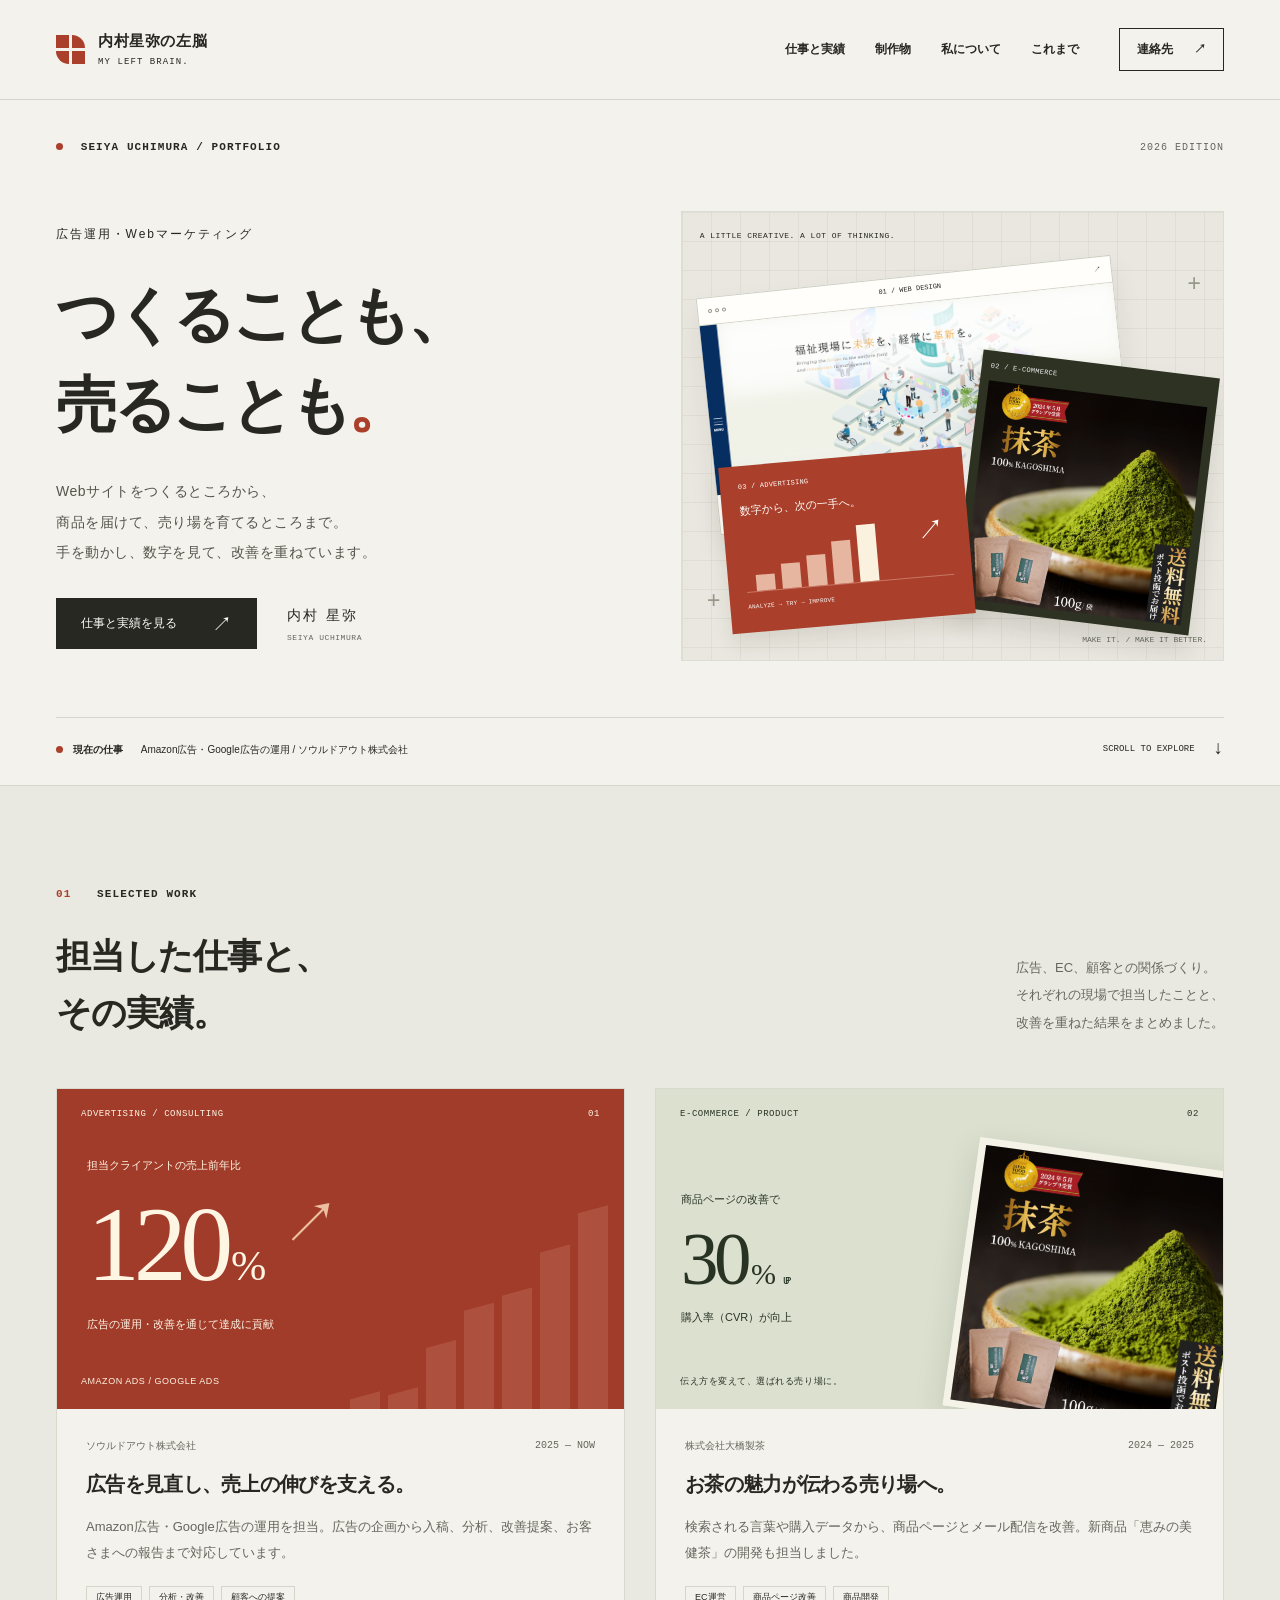
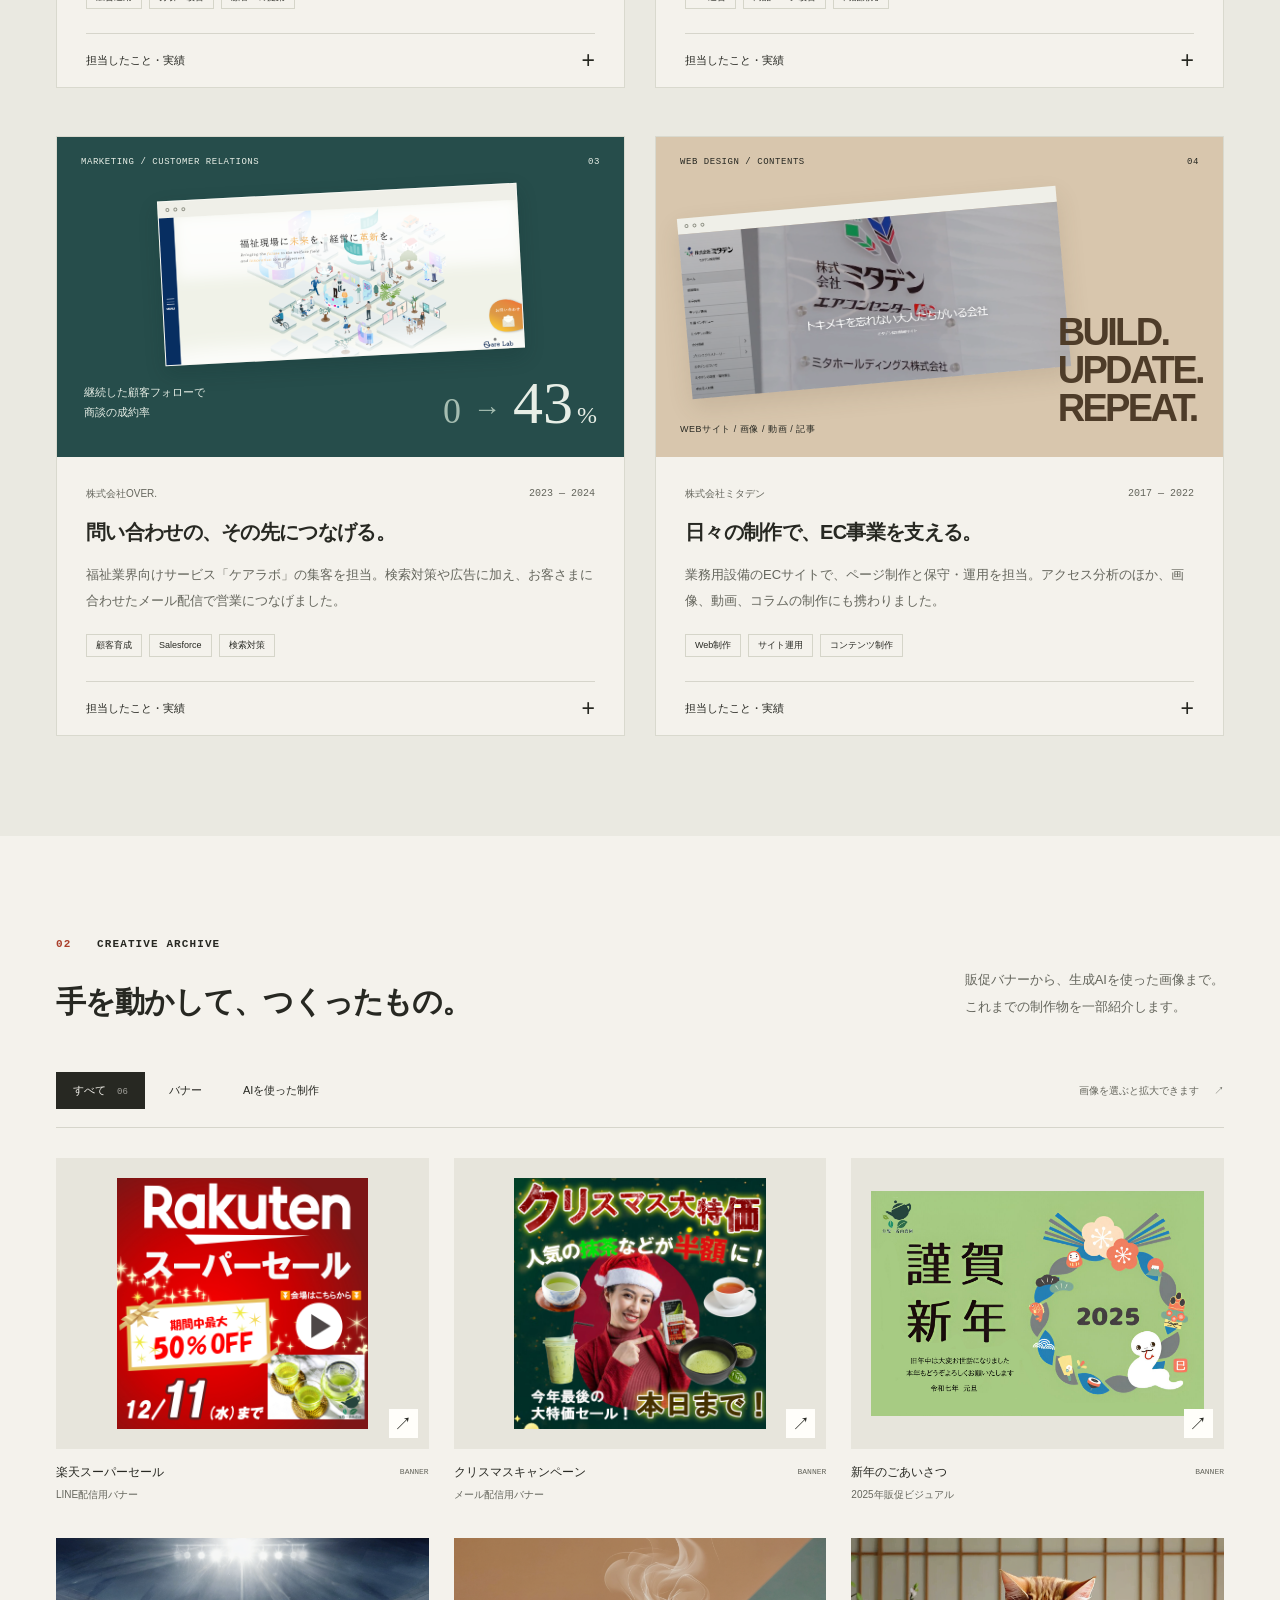
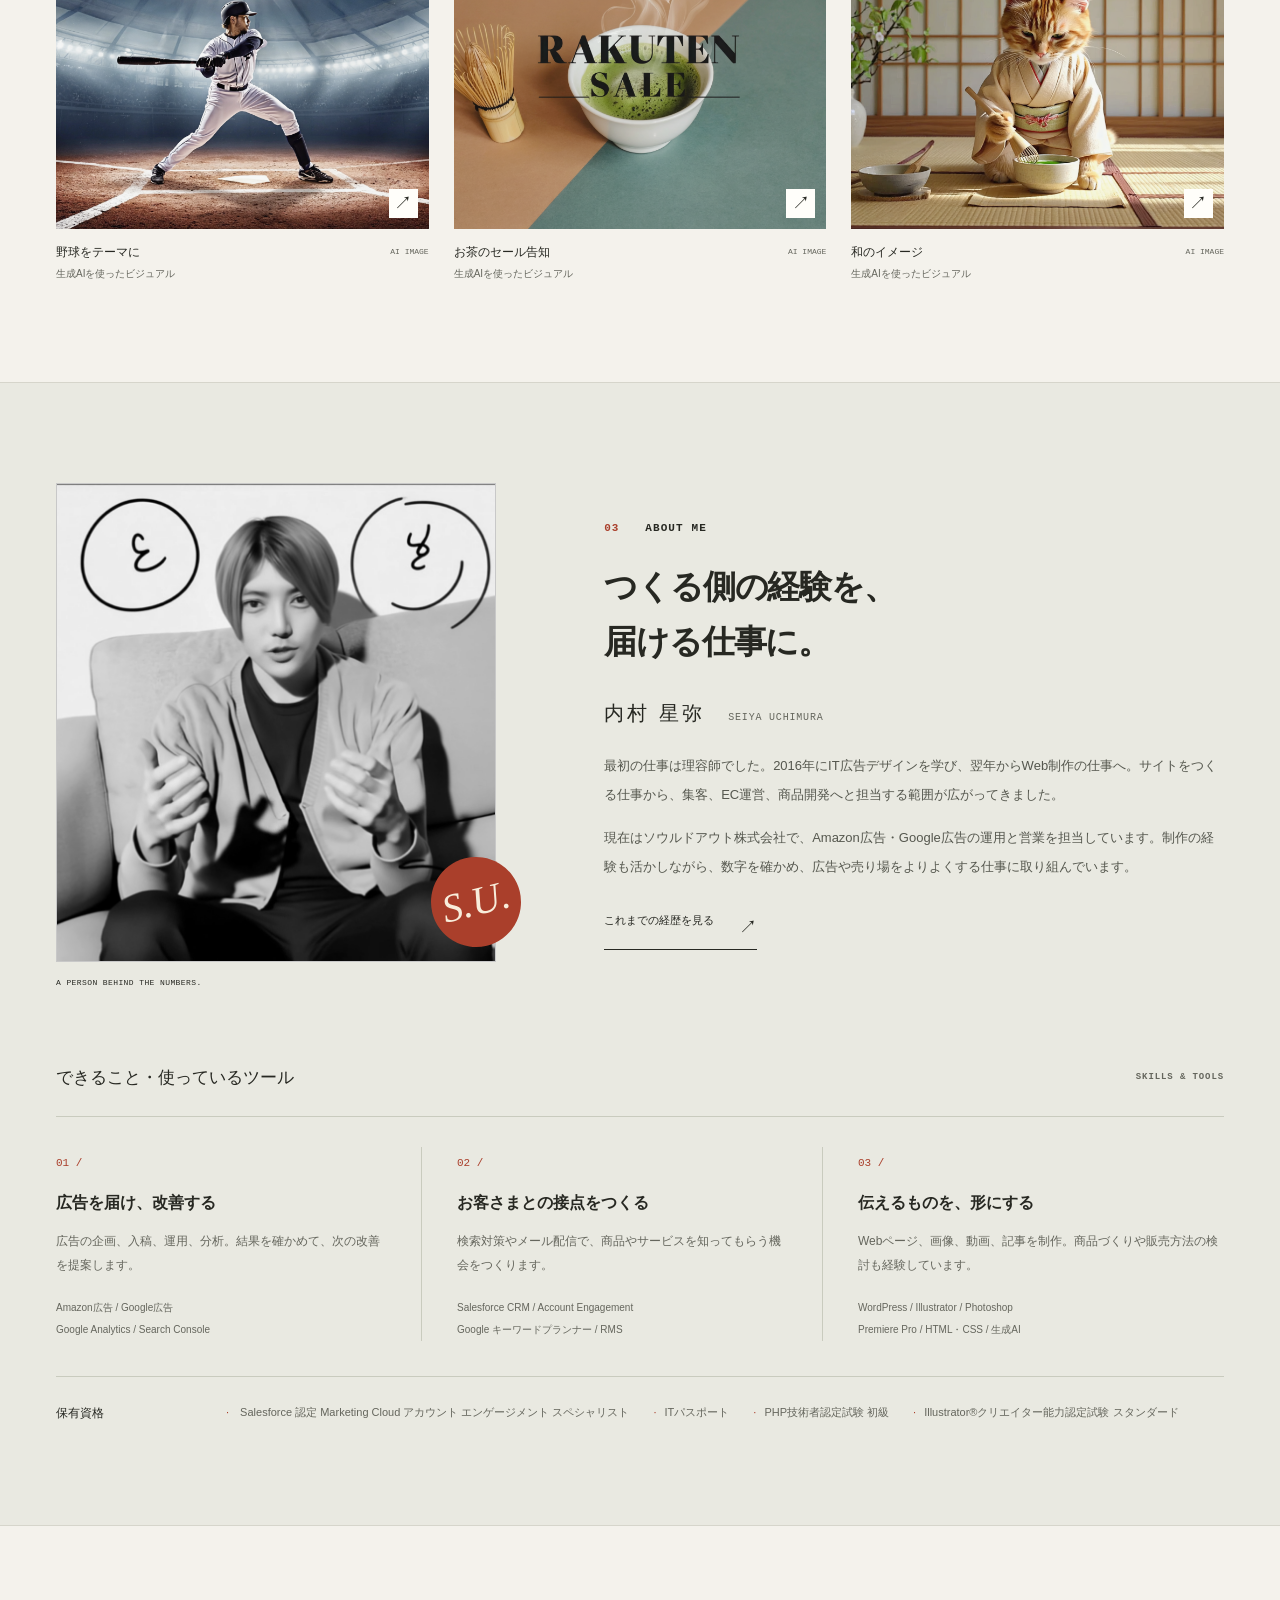
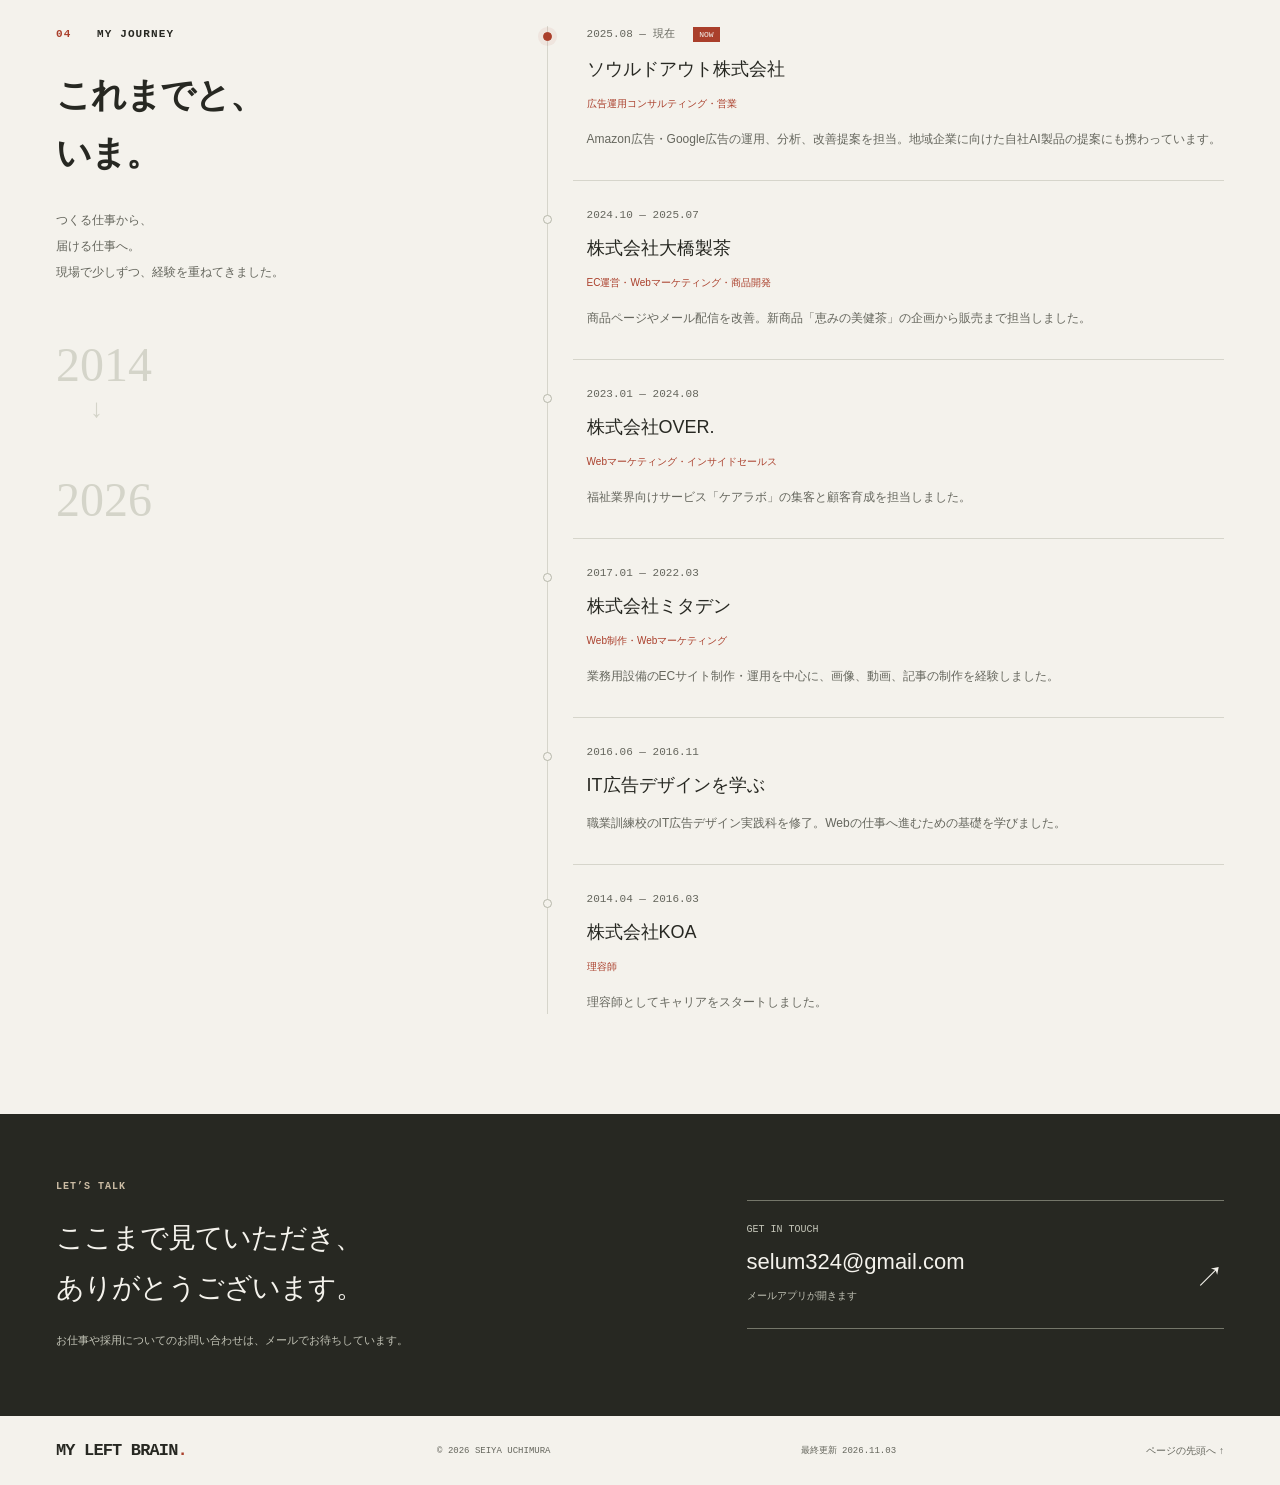
<file: index.html>
<!doctype html>
<html lang="ja">
  <head>
    <meta charset="UTF-8" />
    <meta name="viewport" content="width=device-width, initial-scale=1" />
    <meta
      name="google-site-verification"
      content="MJXux5KA7sxXPzVAfUgo25WZaabigM0VlkFsy8UiKfc"
    />
    <meta
      name="description"
      content="内村星弥のポートフォリオ。Amazon・Google広告の運用を中心に、Web制作、EC運営、商品開発、顧客育成に携わってきた経験と制作物を紹介します。"
    />
    <meta name="theme-color" content="#f4f2ec" />
    <meta property="og:type" content="website" />
    <meta
      property="og:title"
      content="内村星弥の左脳 — 広告運用・Webマーケティング"
    />
    <meta
      property="og:description"
      content="つくることも、売ることも。Web制作からEC運営、広告運用まで。内村星弥の仕事とこれまで。"
    />
    <meta
      property="og:url"
      content="https://selum324.github.io/my-left-brain/"
    />
    <meta property="og:locale" content="ja_JP" />
    <title>内村星弥の左脳 — 広告運用・Webマーケティング</title>
    <link rel="icon" href="assets/favicon.svg" type="image/svg+xml" />
    <link rel="stylesheet" href="assets/style.css" />
    <script src="assets/site.js" defer></script>
  </head>
  <body>
    <a class="skip-link" href="#main">本文へスキップ</a>
    <header class="site-header">
      <a class="brand" href="#top" aria-label="内村星弥の左脳 トップへ"
        ><span class="brand-mark" aria-hidden="true"
          ><i></i><i></i><i></i><i></i></span
        ><span>内村星弥の左脳<small>MY LEFT BRAIN.</small></span></a
      >
      <button
        class="menu-toggle"
        id="menu-toggle"
        type="button"
        aria-controls="site-nav"
        aria-expanded="false"
      >
        <span>メニュー</span><i aria-hidden="true"></i>
      </button>
      <nav class="site-nav" id="site-nav" aria-label="メインナビゲーション">
        <a href="#work">仕事と実績</a><a href="#creative">制作物</a
        ><a href="#about">私について</a><a href="#career">これまで</a
        ><a class="nav-contact" href="#contact"
          >連絡先 <span aria-hidden="true">↗</span></a
        >
      </nav>
    </header>
    <main id="main">
      <section class="hero wrap" id="top" aria-labelledby="hero-title">
        <div class="hero-topline">
          <span class="eyebrow"
            ><span class="live-dot"></span> SEIYA UCHIMURA / PORTFOLIO</span
          ><span class="edition">2026 EDITION</span>
        </div>
        <div class="hero-grid">
          <div class="hero-copy">
            <p class="hero-role">広告運用・Webマーケティング</p>
            <h1 id="hero-title">
              つくることも、<br />売ることも<span class="accent">。</span>
            </h1>
            <p class="hero-description">
              Webサイトをつくるところから、<br />商品を届けて、売り場を育てるところまで。<br />手を動かし、数字を見て、改善を重ねています。
            </p>
            <div class="hero-actions">
              <a class="button button-dark" href="#work"
                >仕事と実績を見る <span aria-hidden="true">↗</span></a
              ><span class="hero-name"
                >内村 星弥<small>SEIYA UCHIMURA</small></span
              >
            </div>
          </div>
          <div
            class="hero-visual"
            aria-label="Web制作、EC運営、広告運用の仕事を表すビジュアル"
          >
            <span class="visual-caption"
              >A LITTLE CREATIVE. A LOT OF THINKING.</span
            >
            <div class="orbit orbit-one" aria-hidden="true"></div>
            <div class="orbit orbit-two" aria-hidden="true"></div>
            <div class="visual-cross cross-one" aria-hidden="true">+</div>
            <div class="visual-cross cross-two" aria-hidden="true">+</div>
            <div class="visual-window">
              <div class="window-bar">
                <span><i></i><i></i><i></i></span><span>01 / WEB DESIGN</span
                ><span>↗</span>
              </div>
              <img
                src="img/carelabo.png"
                alt="制作に携わったケアラボのWebサイト"
                width="1896"
                height="779"
                fetchpriority="high"
              />
              <div class="window-footer">人に伝わる、見せ方を。</div>
            </div>
            <div class="visual-product">
              <span class="product-label">02 / E-COMMERCE</span
              ><img
                src="img/matcha.png"
                alt="改善に携わったお茶の商品ページ"
                width="703"
                height="686"
                fetchpriority="high"
              />
            </div>
            <div class="visual-note">
              <span class="note-label">03 / ADVERTISING</span
              ><span class="note-line">数字から、次の一手へ。</span>
              <div class="note-chart" aria-hidden="true">
                <i></i><i></i><i></i><i></i><i></i><span>↗</span>
              </div>
              <span class="note-bottom">ANALYZE → TRY → IMPROVE</span>
            </div>
            <span class="visual-index">MAKE IT. / MAKE IT BETTER.</span>
          </div>
        </div>
        <div class="hero-bottom">
          <p>
            <span class="live-dot"></span
            ><span
              ><b>現在の仕事</b> Amazon広告・Google広告の運用 /
              ソウルドアウト株式会社</span
            >
          </p>
          <a href="#work" class="scroll-link"
            >SCROLL TO EXPLORE <span aria-hidden="true">↓</span></a
          >
        </div>
      </section>

      <section
        class="section work-section"
        id="work"
        aria-labelledby="work-title"
      >
        <div class="wrap">
          <div class="section-heading">
            <div>
              <p class="eyebrow">
                <span class="section-number">01</span> SELECTED WORK
              </p>
              <h2 id="work-title">担当した仕事と、<br />その実績。</h2>
            </div>
            <p class="section-intro">
              広告、EC、顧客との関係づくり。<br />それぞれの現場で担当したことと、<br />改善を重ねた結果をまとめました。
            </p>
          </div>
          <div class="work-grid">
            <article class="work-card" id="work-advertising">
              <div class="work-cover cover-ad">
                <div class="cover-top">
                  <span>ADVERTISING / CONSULTING</span><span>01</span>
                </div>
                <div class="ad-metric">
                  <span>担当クライアントの売上前年比</span
                  ><strong
                    >120<em>%</em><span aria-hidden="true">↗</span></strong
                  ><span>広告の運用・改善を通じて達成に貢献</span>
                </div>
                <div class="ad-bars" aria-hidden="true">
                  <i></i><i></i><i></i><i></i><i></i><i></i><i></i><i></i>
                </div>
                <span class="cover-foot">AMAZON ADS / GOOGLE ADS</span>
              </div>
              <div class="work-body">
                <div class="work-meta">
                  <span>ソウルドアウト株式会社</span><span>2025 — NOW</span>
                </div>
                <h3>広告を見直し、売上の伸びを支える。</h3>
                <p>
                  Amazon広告・Google広告の運用を担当。広告の企画から入稿、分析、改善提案、お客さまへの報告まで対応しています。
                </p>
                <div class="tags">
                  <span>広告運用</span><span>分析・改善</span
                  ><span>顧客への提案</span>
                </div>
                <details class="work-detail">
                  <summary>
                    担当したこと・実績 <span aria-hidden="true">+</span>
                  </summary>
                  <div>
                    <h4>担当したこと</h4>
                    <p>
                      月100万〜1,000万円規模の広告予算を扱い、データをもとに配信を見直しています。地域企業に向けて、自社AI製品を使った業務改善の提案も担当しています。
                    </p>
                    <h4>結果</h4>
                    <p>
                      担当クライアントの売上前年比120％の達成に貢献しました。
                    </p>
                  </div>
                </details>
              </div>
            </article>
            <article class="work-card" id="work-ec">
              <div class="work-cover cover-tea">
                <div class="cover-top">
                  <span>E-COMMERCE / PRODUCT</span><span>02</span>
                </div>
                <div class="tea-text">
                  <span>商品ページの改善で</span
                  ><strong>30<em>%</em><small>UP</small></strong
                  ><span>購入率（CVR）が向上</span>
                </div>
                <img
                  class="tea-image"
                  src="img/matcha.png"
                  alt="株式会社大橋製茶の抹茶の商品ページ"
                  width="703"
                  height="686"
                  loading="lazy"
                /><span class="cover-foot"
                  >伝え方を変えて、選ばれる売り場に。</span
                >
              </div>
              <div class="work-body">
                <div class="work-meta">
                  <span>株式会社大橋製茶</span><span>2024 — 2025</span>
                </div>
                <h3>お茶の魅力が伝わる売り場へ。</h3>
                <p>
                  検索される言葉や購入データから、商品ページとメール配信を改善。新商品「恵みの美健茶」の開発も担当しました。
                </p>
                <div class="tags">
                  <span>EC運営</span><span>商品ページ改善</span
                  ><span>商品開発</span>
                </div>
                <details class="work-detail">
                  <summary>
                    担当したこと・実績 <span aria-hidden="true">+</span>
                  </summary>
                  <div>
                    <h4>担当したこと</h4>
                    <p>
                      デザイナーや加工担当者と協力し、ページの構成や見せ方を比較しながら改善。新商品の市場調査、名前、パッケージ、PR、販売方法まで担当しました。
                    </p>
                    <h4>結果</h4>
                    <p>
                      商品ページの改善で購入率（CVR）が30％向上。楽天市場のお茶部門ランキングで1位を獲得しました。新商品はふるさと納税の返礼品としても出品しました。
                    </p>
                    <p class="detail-note">
                      ※30％は購入率の改善率です。掲載画像は当時の商品ページの一例です。
                    </p>
                  </div>
                </details>
              </div>
            </article>
            <article class="work-card" id="work-crm">
              <div class="work-cover cover-care">
                <div class="cover-top">
                  <span>MARKETING / CUSTOMER RELATIONS</span><span>03</span>
                </div>
                <div class="care-browser">
                  <div class="mini-browser-bar"><i></i><i></i><i></i></div>
                  <img
                    src="img/carelabo.png"
                    alt="福祉業界向けサービス「ケアラボ」のWebサイト"
                    width="1896"
                    height="779"
                    loading="lazy"
                  />
                </div>
                <div class="care-result">
                  <span>継続した顧客フォローで<br />商談の成約率</span
                  ><strong
                    ><small>0</small><span aria-hidden="true">→</span>43<em
                      >%</em
                    ></strong
                  >
                </div>
              </div>
              <div class="work-body">
                <div class="work-meta">
                  <span>株式会社OVER.</span><span>2023 — 2024</span>
                </div>
                <h3>問い合わせの、その先につなげる。</h3>
                <p>
                  福祉業界向けサービス「ケアラボ」の集客を担当。検索対策や広告に加え、お客さまに合わせたメール配信で営業につなげました。
                </p>
                <div class="tags">
                  <span>顧客育成</span><span>Salesforce</span
                  ><span>検索対策</span>
                </div>
                <details class="work-detail">
                  <summary>
                    担当したこと・実績 <span aria-hidden="true">+</span>
                  </summary>
                  <div>
                    <h4>担当したこと</h4>
                    <p>
                      Salesforce
                      CRMとメール配信などを自動化するMAツールを使い、見込み客を継続してフォロー。検索動向に合わせた記事の改善や、リスティング広告も担当しました。
                    </p>
                    <h4>結果</h4>
                    <p>
                      商談の成約率が0％から43％に向上。「ケアラボ」「DX
                      福祉」「福祉
                      AI」などで、検索結果1位や上位表示を獲得しました。
                    </p>
                  </div>
                </details>
              </div>
            </article>
            <article class="work-card" id="work-web">
              <div class="work-cover cover-web">
                <div class="cover-top">
                  <span>WEB DESIGN / CONTENTS</span><span>04</span>
                </div>
                <div class="web-browser">
                  <div class="mini-browser-bar"><i></i><i></i><i></i></div>
                  <img
                    src="img/saiyou.png"
                    alt="制作に携わったミタデンの採用サイト"
                    width="1688"
                    height="734"
                    loading="lazy"
                  />
                </div>
                <span class="web-type">BUILD.<br />UPDATE.<br />REPEAT.</span
                ><span class="cover-foot">WEBサイト / 画像 / 動画 / 記事</span>
              </div>
              <div class="work-body">
                <div class="work-meta">
                  <span>株式会社ミタデン</span><span>2017 — 2022</span>
                </div>
                <h3>日々の制作で、EC事業を支える。</h3>
                <p>
                  業務用設備のECサイトで、ページ制作と保守・運用を担当。アクセス分析のほか、画像、動画、コラムの制作にも携わりました。
                </p>
                <div class="tags">
                  <span>Web制作</span><span>サイト運用</span
                  ><span>コンテンツ制作</span>
                </div>
                <details class="work-detail">
                  <summary>
                    担当したこと・実績 <span aria-hidden="true">+</span>
                  </summary>
                  <div>
                    <h4>担当したこと</h4>
                    <p>
                      「エアコンセンターAC」「ミタデンセツビ」のサイトを制作・運用。WordPressや手書きのコードでページをつくり、アクセス解析をもとに使いやすさを改善しました。
                    </p>
                    <h4>結果</h4>
                    <p>
                      年間売上60億円を達成した「エアコンセンターAC」に、サイト制作・運用を通じて貢献。新規事業「ミタデンセツビ」の立ち上げにも携わり、事業は初年度売上4,000万円を達成しました。
                    </p>
                    <p class="detail-note">
                      ※売上は各事業全体の実績です。掲載画像は制作に携わった採用サイトです。
                    </p>
                  </div>
                </details>
              </div>
            </article>
          </div>
        </div>
      </section>

      <section
        class="section creative-section"
        id="creative"
        aria-labelledby="creative-title"
      >
        <div class="wrap">
          <div class="section-heading compact">
            <div>
              <p class="eyebrow">
                <span class="section-number">02</span> CREATIVE ARCHIVE
              </p>
              <h2 id="creative-title">手を動かして、つくったもの。</h2>
            </div>
            <p class="section-intro">
              販促バナーから、生成AIを使った画像まで。<br />これまでの制作物を一部紹介します。
            </p>
          </div>
          <div class="gallery-toolbar">
            <div
              class="gallery-filters"
              role="group"
              aria-label="制作物を絞り込む"
            >
              <button type="button" data-filter="all" aria-pressed="true">
                すべて <small>06</small></button
              ><button type="button" data-filter="banner" aria-pressed="false">
                バナー</button
              ><button type="button" data-filter="ai" aria-pressed="false">
                AIを使った制作
              </button>
            </div>
            <span class="gallery-hint"
              >画像を選ぶと拡大できます <span aria-hidden="true">↗</span></span
            >
          </div>
          <p
            class="sr-only"
            id="gallery-status"
            role="status"
            aria-live="polite"
          ></p>
          <div class="gallery-grid">
            <button
              type="button"
              class="gallery-item"
              data-category="banner"
              data-lightbox
              data-full="img/デザイン/楽天スーパーセールLINEバナー.jpg"
              data-title="楽天スーパーセール / LINE配信用バナー"
            >
              <span class="gallery-image"
                ><img
                  src="img/デザイン/楽天スーパーセールLINEバナー.jpg"
                  alt="楽天スーパーセールの販促バナー"
                  width="1040"
                  height="1040"
                  loading="lazy"
                /><span class="gallery-expand" aria-hidden="true"
                  >↗</span
                ></span
              ><span class="gallery-caption"
                ><span>楽天スーパーセール<small>LINE配信用バナー</small></span
                ><span class="gallery-type">BANNER</span></span
              >
            </button>
            <button
              type="button"
              class="gallery-item"
              data-category="banner"
              data-lightbox
              data-full="img/デザイン/2024クリスマスメルマガ.jpg"
              data-title="クリスマスキャンペーン / メール配信用バナー"
            >
              <span class="gallery-image"
                ><img
                  src="img/デザイン/2024クリスマスメルマガ.jpg"
                  alt="2024年クリスマスキャンペーンのメール配信用バナー"
                  width="1040"
                  height="1040"
                  loading="lazy"
                /><span class="gallery-expand" aria-hidden="true"
                  >↗</span
                ></span
              ><span class="gallery-caption"
                ><span
                  >クリスマスキャンペーン<small>メール配信用バナー</small></span
                ><span class="gallery-type">BANNER</span></span
              >
            </button>
            <button
              type="button"
              class="gallery-item"
              data-category="banner"
              data-lightbox
              data-full="img/デザイン/2025謹賀新年.jpg"
              data-title="新年のごあいさつ / 2025年販促ビジュアル"
            >
              <span class="gallery-image"
                ><img
                  src="img/デザイン/2025謹賀新年.jpg"
                  alt="2025年の新年のごあいさつの販促ビジュアル"
                  width="1224"
                  height="828"
                  loading="lazy"
                /><span class="gallery-expand" aria-hidden="true"
                  >↗</span
                ></span
              ><span class="gallery-caption"
                ><span>新年のごあいさつ<small>2025年販促ビジュアル</small></span
                ><span class="gallery-type">BANNER</span></span
              >
            </button>
            <button
              type="button"
              class="gallery-item"
              data-category="ai"
              data-lightbox
              data-full="img/yakyu.png"
              data-title="野球をテーマに / 生成AIを使ったビジュアル"
            >
              <span class="gallery-image"
                ><img
                  src="img/yakyu.png"
                  alt="野球をテーマにした生成AIによるビジュアル"
                  width="1920"
                  height="1080"
                  loading="lazy"
                /><span class="gallery-expand" aria-hidden="true"
                  >↗</span
                ></span
              ><span class="gallery-caption"
                ><span
                  >野球をテーマに<small>生成AIを使ったビジュアル</small></span
                ><span class="gallery-type">AI IMAGE</span></span
              >
            </button>
            <button
              type="button"
              class="gallery-item"
              data-category="ai"
              data-lightbox
              data-full="img/rakutensale.png"
              data-title="お茶のセール告知 / 生成AIを使ったビジュアル"
            >
              <span class="gallery-image"
                ><img
                  src="img/rakutensale.png"
                  alt="セールをテーマにした生成AIによるビジュアル"
                  width="1920"
                  height="1080"
                  loading="lazy"
                /><span class="gallery-expand" aria-hidden="true"
                  >↗</span
                ></span
              ><span class="gallery-caption"
                ><span
                  >お茶のセール告知<small>生成AIを使ったビジュアル</small></span
                ><span class="gallery-type">AI IMAGE</span></span
              >
            </button>
            <button
              type="button"
              class="gallery-item"
              data-category="ai"
              data-lightbox
              data-full="img/kimono.png"
              data-title="和のイメージ / 生成AIを使ったビジュアル"
            >
              <span class="gallery-image"
                ><img
                  src="img/kimono.png"
                  alt="和装をテーマにした生成AIによるビジュアル"
                  width="1920"
                  height="1080"
                  loading="lazy"
                /><span class="gallery-expand" aria-hidden="true"
                  >↗</span
                ></span
              ><span class="gallery-caption"
                ><span>和のイメージ<small>生成AIを使ったビジュアル</small></span
                ><span class="gallery-type">AI IMAGE</span></span
              >
            </button>
          </div>
        </div>
      </section>

      <section
        class="section about-section"
        id="about"
        aria-labelledby="about-title"
      >
        <div class="wrap">
          <div class="about-grid">
            <div class="about-photo">
              <img
                src="img/内村星弥talk.png"
                alt="内村星弥"
                width="960"
                height="960"
                loading="lazy"
              /><span class="photo-label">A PERSON BEHIND THE NUMBERS.</span
              ><span class="photo-index" aria-hidden="true">S.U.</span>
            </div>
            <div class="about-copy">
              <p class="eyebrow">
                <span class="section-number">03</span> ABOUT ME
              </p>
              <h2 id="about-title">つくる側の経験を、<br />届ける仕事に。</h2>
              <div class="profile-name">
                内村 星弥 <span>SEIYA UCHIMURA</span>
              </div>
              <p>
                最初の仕事は理容師でした。2016年にIT広告デザインを学び、翌年からWeb制作の仕事へ。サイトをつくる仕事から、集客、EC運営、商品開発へと担当する範囲が広がってきました。
              </p>
              <p>
                現在はソウルドアウト株式会社で、Amazon広告・Google広告の運用と営業を担当しています。制作の経験も活かしながら、数字を確かめ、広告や売り場をよりよくする仕事に取り組んでいます。
              </p>
              <a class="text-link" href="#career"
                >これまでの経歴を見る <span aria-hidden="true">↗</span></a
              >
            </div>
          </div>
          <div class="skills-heading">
            <h3>できること・使っているツール</h3>
            <span class="eyebrow">SKILLS & TOOLS</span>
          </div>
          <div class="skills-grid">
            <div class="skill">
              <span class="skill-no">01 /</span>
              <h4>広告を届け、改善する</h4>
              <p>
                広告の企画、入稿、運用、分析。結果を確かめて、次の改善を提案します。
              </p>
              <div class="skill-tools">
                Amazon広告 / Google広告<br />Google Analytics / Search Console
              </div>
            </div>
            <div class="skill">
              <span class="skill-no">02 /</span>
              <h4>お客さまとの接点をつくる</h4>
              <p>
                検索対策やメール配信で、商品やサービスを知ってもらう機会をつくります。
              </p>
              <div class="skill-tools">
                Salesforce CRM / Account Engagement<br />Google
                キーワードプランナー / RMS
              </div>
            </div>
            <div class="skill">
              <span class="skill-no">03 /</span>
              <h4>伝えるものを、形にする</h4>
              <p>
                Webページ、画像、動画、記事を制作。商品づくりや販売方法の検討も経験しています。
              </p>
              <div class="skill-tools">
                WordPress / Illustrator / Photoshop<br />Premiere Pro /
                HTML・CSS / 生成AI
              </div>
            </div>
          </div>
          <div class="qualifications">
            <h3>保有資格</h3>
            <ul>
              <li>
                Salesforce 認定 Marketing Cloud アカウント エンゲージメント
                スペシャリスト
              </li>
              <li>ITパスポート</li>
              <li>PHP技術者認定試験 初級</li>
              <li>Illustrator®クリエイター能力認定試験 スタンダード</li>
            </ul>
          </div>
        </div>
      </section>

      <section
        class="section career-section"
        id="career"
        aria-labelledby="career-title"
      >
        <div class="wrap career-grid">
          <div class="career-heading">
            <p class="eyebrow">
              <span class="section-number">04</span> MY JOURNEY
            </p>
            <h2 id="career-title">これまでと、<br />いま。</h2>
            <p>
              つくる仕事から、<br />届ける仕事へ。<br />現場で少しずつ、経験を重ねてきました。
            </p>
            <span class="career-year" aria-hidden="true"
              >2014<br /><span>↓</span><br />2026</span
            >
          </div>
          <ol class="timeline">
            <li class="current">
              <div class="timeline-date">
                2025.08 — 現在 <span class="current-label">NOW</span>
              </div>
              <h3>ソウルドアウト株式会社</h3>
              <span class="timeline-role">広告運用コンサルティング・営業</span>
              <p>
                Amazon広告・Google広告の運用、分析、改善提案を担当。地域企業に向けた自社AI製品の提案にも携わっています。
              </p>
            </li>
            <li>
              <div class="timeline-date">2024.10 — 2025.07</div>
              <h3>株式会社大橋製茶</h3>
              <span class="timeline-role"
                >EC運営・Webマーケティング・商品開発</span
              >
              <p>
                商品ページやメール配信を改善。新商品「恵みの美健茶」の企画から販売まで担当しました。
              </p>
            </li>
            <li>
              <div class="timeline-date">2023.01 — 2024.08</div>
              <h3>株式会社OVER.</h3>
              <span class="timeline-role"
                >Webマーケティング・インサイドセールス</span
              >
              <p>
                福祉業界向けサービス「ケアラボ」の集客と顧客育成を担当しました。
              </p>
            </li>
            <li>
              <div class="timeline-date">2017.01 — 2022.03</div>
              <h3>株式会社ミタデン</h3>
              <span class="timeline-role">Web制作・Webマーケティング</span>
              <p>
                業務用設備のECサイト制作・運用を中心に、画像、動画、記事の制作を経験しました。
              </p>
            </li>
            <li>
              <div class="timeline-date">2016.06 — 2016.11</div>
              <h3>IT広告デザインを学ぶ</h3>
              <p>
                職業訓練校のIT広告デザイン実践科を修了。Webの仕事へ進むための基礎を学びました。
              </p>
            </li>
            <li>
              <div class="timeline-date">2014.04 — 2016.03</div>
              <h3>株式会社KOA</h3>
              <span class="timeline-role">理容師</span>
              <p>理容師としてキャリアをスタートしました。</p>
            </li>
          </ol>
        </div>
      </section>

      <section
        class="contact-section"
        id="contact"
        aria-labelledby="contact-title"
      >
        <div class="wrap contact-grid">
          <div>
            <p class="eyebrow">LET’S TALK</p>
            <h2 id="contact-title">
              ここまで見ていただき、<br />ありがとうございます。
            </h2>
            <p>
              お仕事や採用についてのお問い合わせは、メールでお待ちしています。
            </p>
          </div>
          <a class="contact-link" href="mailto:selum324@gmail.com"
            ><span>GET IN TOUCH</span><strong>selum324@gmail.com</strong
            ><span class="contact-arrow" aria-hidden="true">↗</span
            ><small>メールアプリが開きます</small></a
          >
        </div>
      </section>
    </main>
    <footer class="site-footer wrap">
      <a class="footer-brand" href="#top">MY LEFT BRAIN<span>.</span></a
      ><span>© 2026 SEIYA UCHIMURA</span
      ><span>最終更新 <time datetime="2026-11-03">2026.11.03</time></span
      ><a href="#top" class="back-top">ページの先頭へ ↑</a>
    </footer>
    <dialog
      class="image-dialog"
      id="image-dialog"
      aria-labelledby="dialog-title"
    >
      <div class="dialog-toolbar">
        <span id="dialog-counter"></span
        ><button type="button" id="dialog-close" aria-label="画像を閉じる">
          閉じる <span aria-hidden="true">×</span>
        </button>
      </div>
      <div class="dialog-image-wrap">
        <img id="dialog-image" alt="" />
        <p id="dialog-error" hidden>
          画像を読み込めませんでした。閉じてから、もう一度お試しください。
        </p>
      </div>
      <div class="dialog-bottom">
        <button type="button" id="dialog-prev" aria-label="前の画像">←</button>
        <h2 id="dialog-title"></h2>
        <button type="button" id="dialog-next" aria-label="次の画像">→</button>
      </div>
    </dialog>
  </body>
</html>
</file>
<file: assets/style.css>
@charset "UTF-8";
:root {
  --paper: #f4f2ec;
  --white: #fffefa;
  --ink: #272822;
  --muted: #65665d;
  --line: #d6d5cb;
  --accent: #aa3f2b;
  --serif: Georgia, "Noto Serif CJK JP", serif;
  --sans:
    "Helvetica Neue", Arial, "Hiragino Kaku Gothic ProN", "Yu Gothic", Meiryo,
    sans-serif;
  --mono: "Courier New", monospace;
}
*,
*::before,
*::after {
  box-sizing: border-box;
}
html {
  scroll-behavior: smooth;
  scroll-padding-top: 100px;
}
body {
  margin: 0;
  background: var(--paper);
  color: var(--ink);
  font-family: var(--sans);
  font-size: 15px;
  line-height: 1.9;
  -webkit-font-smoothing: antialiased;
}
body.dialog-open {
  overflow: hidden;
}
h1,
h2,
h3,
h4,
p,
figure {
  margin: 0;
}
a {
  color: inherit;
  text-decoration: none;
}
button {
  font: inherit;
  color: inherit;
  cursor: pointer;
}
img {
  max-width: 100%;
  display: block;
  height: auto;
}
button,
a,
summary {
  -webkit-tap-highlight-color: transparent;
}
button:focus-visible,
a:focus-visible,
summary:focus-visible {
  outline: 3px solid var(--accent);
  outline-offset: 5px;
}
::selection {
  background: #e7beaa;
  color: var(--ink);
}
[hidden] {
  display: none !important;
}
.wrap {
  width: min(1248px, calc(100% - 112px));
  margin-inline: auto;
}
.sr-only {
  position: absolute;
  width: 1px;
  height: 1px;
  margin: -1px;
  overflow: hidden;
  clip: rect(0, 0, 0, 0);
  white-space: nowrap;
}
.skip-link {
  position: fixed;
  top: 10px;
  left: 10px;
  z-index: 100;
  background: var(--ink);
  color: white;
  padding: 12px 20px;
  transform: translateY(-160%);
}
.skip-link:focus {
  transform: translateY(0);
}
.accent {
  color: var(--accent);
}
.eyebrow {
  font-family: var(--mono);
  font-size: 11px;
  font-weight: 600;
  letter-spacing: 0.1em;
  line-height: 1.5;
}
.section-number {
  color: var(--accent);
  margin-right: 18px;
}
.live-dot {
  display: inline-block;
  flex: none;
  width: 7px;
  height: 7px;
  background: var(--accent);
  border-radius: 50%;
  margin-right: 10px;
}
.site-header {
  height: 100px;
  padding: 0 56px;
  border-bottom: 1px solid var(--line);
  display: flex;
  justify-content: space-between;
  align-items: center;
  gap: 30px;
  background: var(--paper);
  position: relative;
  z-index: 10;
}
.brand {
  display: flex;
  align-items: center;
  gap: 13px;
  font-size: 15px;
  font-weight: 700;
  letter-spacing: 0.04em;
  line-height: 1.5;
}
.brand small {
  display: block;
  font-family: var(--mono);
  font-size: 9px;
  font-weight: 400;
  letter-spacing: 0.12em;
  margin-top: 3px;
}
.brand-mark {
  display: grid;
  grid-template-columns: repeat(2, 13px);
  gap: 3px;
}
.brand-mark i {
  width: 13px;
  height: 13px;
  background: var(--accent);
}
.brand-mark i:nth-child(2) {
  border-radius: 0 100% 0 0;
}
.brand-mark i:nth-child(3) {
  border-radius: 0 0 0 100%;
}
.site-nav {
  display: flex;
  align-items: center;
  gap: 30px;
  font-size: 12px;
  font-weight: 600;
}
.site-nav a {
  padding: 7px 0;
  transition: color 0.2s;
}
.site-nav a:hover,
.site-nav a[aria-current] {
  color: var(--accent);
}
.site-nav .nav-contact {
  margin-left: 10px;
  padding: 9px 17px;
  border: 1px solid var(--ink);
}
.nav-contact span {
  margin-left: 18px;
}
.menu-toggle {
  display: none;
}
.hero {
  padding-top: 38px;
}
.hero-topline {
  display: flex;
  justify-content: space-between;
  align-items: center;
}
.edition {
  font-family: var(--mono);
  font-size: 10px;
  letter-spacing: 0.1em;
  color: var(--muted);
}
.hero-grid {
  display: grid;
  grid-template-columns: 1.08fr 1fr;
  gap: 38px;
  align-items: center;
  min-height: 560px;
  padding: 42px 0 44px;
}
.hero-role {
  font-size: 12px;
  letter-spacing: 0.16em;
  margin-bottom: 25px;
}
.hero h1 {
  font-size: clamp(40px, 4.75vw, 70px);
  line-height: 1.48;
  font-weight: 700;
  letter-spacing: -0.055em;
  white-space: nowrap;
}
.hero-description {
  font-size: 14px;
  line-height: 2.2;
  margin-top: 25px;
  color: #53554b;
  letter-spacing: 0.04em;
}
.hero-actions {
  display: flex;
  align-items: center;
  gap: 30px;
  margin-top: 30px;
}
.button {
  display: inline-flex;
  gap: 35px;
  align-items: center;
  padding: 13px 24px;
  font-size: 12px;
  transition:
    background 0.2s,
    color 0.2s;
}
.button-dark {
  background: var(--ink);
  color: var(--white);
  border: 1px solid var(--ink);
}
.button-dark:hover {
  background: var(--accent);
  border-color: var(--accent);
}
.button span {
  font-size: 20px;
  line-height: 1;
}
.hero-name {
  font-size: 14px;
  letter-spacing: 0.16em;
}
.hero-name small {
  display: block;
  font-family: var(--mono);
  font-size: 8px;
  letter-spacing: 0.07em;
  color: var(--muted);
  margin-top: 2px;
}
.hero-visual {
  height: 450px;
  position: relative;
  background-color: #e9e7df;
  background-image:
    linear-gradient(#d6d5cb88 1px, transparent 1px),
    linear-gradient(90deg, #d6d5cb88 1px, transparent 1px);
  background-size: 29px 29px;
  border: 1px solid #deddd4;
  isolation: isolate;
  overflow: clip;
}
.visual-caption {
  position: absolute;
  top: 16px;
  left: 18px;
  font-family: var(--mono);
  font-size: 8px;
  letter-spacing: 0.06em;
}
.orbit {
  position: absolute;
  border: 1px solid #b5b6a5;
  border-radius: 50%;
  width: 305px;
  height: 305px;
  top: 78px;
  left: 45px;
  z-index: -1;
}
.orbit-two {
  left: 120px;
  top: 120px;
  width: 240px;
  height: 240px;
}
.visual-cross {
  position: absolute;
  color: #969989;
  font-family: var(--mono);
  font-size: 23px;
  line-height: 1;
}
.cross-one {
  right: 22px;
  top: 62px;
}
.cross-two {
  bottom: 46px;
  left: 25px;
}
.visual-window {
  position: absolute;
  left: 25px;
  top: 64px;
  width: 77%;
  background: var(--white);
  transform: rotate(-6deg);
  box-shadow: 0 15px 28px #24291a14;
  border: 1px solid #cecfc4;
}
.window-bar {
  display: flex;
  justify-content: space-between;
  align-items: center;
  height: 27px;
  padding: 0 10px;
  border-bottom: 1px solid var(--line);
  font-size: 7px;
  font-family: var(--mono);
}
.window-bar > span:first-child {
  display: flex;
  gap: 3px;
}
.window-bar i,
.mini-browser-bar i {
  width: 4px;
  height: 4px;
  border: 1px solid #929488;
  border-radius: 50%;
  display: inline-block;
}
.window-footer {
  font-size: 10px;
  padding: 10px 15px;
}
.visual-product {
  position: absolute;
  right: 18px;
  top: 151px;
  width: 44%;
  transform: rotate(7deg);
  background: #2d3222;
  box-shadow: 0 15px 24px #24291a22;
  padding: 9px;
}
.product-label {
  font-family: var(--mono);
  font-size: 7px;
  color: #eee;
  display: block;
  padding: 0 0 8px;
  letter-spacing: 0.04em;
}
.visual-product img {
  width: 100%;
  aspect-ratio: 1;
  object-fit: cover;
}
.visual-note {
  position: absolute;
  left: 43px;
  bottom: 36px;
  width: 45%;
  height: 167px;
  transform: rotate(-5deg);
  background: var(--accent);
  color: var(--white);
  padding: 15px 18px;
  box-shadow: 0 10px 20px #3723111a;
}
.note-label,
.note-bottom {
  font-family: var(--mono);
  display: block;
  font-size: 7px;
  letter-spacing: 0.03em;
}
.note-line {
  font-size: 11px;
  display: block;
  margin-top: 7px;
}
.note-chart {
  height: 65px;
  display: flex;
  align-items: flex-end;
  gap: 7px;
  position: relative;
  border-bottom: 1px solid #e9b7a877;
  margin-top: 6px;
  padding: 0 10px;
}
.note-chart i {
  width: 19px;
  background: #e6b6a0;
  display: block;
  height: 25%;
}
.note-chart i:nth-child(2) {
  height: 40%;
}
.note-chart i:nth-child(3) {
  height: 48%;
}
.note-chart i:nth-child(4) {
  height: 67%;
}
.note-chart i:nth-child(5) {
  height: 90%;
  background: #faf2df;
}
.note-chart span {
  position: absolute;
  top: -7px;
  right: 6px;
  font-size: 27px;
}
.note-bottom {
  margin-top: 9px;
  font-size: 6px;
}
.visual-index {
  position: absolute;
  bottom: 13px;
  right: 16px;
  font-family: var(--mono);
  font-size: 8px;
  color: #65665d;
}
.hero-bottom {
  border-top: 1px solid var(--line);
  padding: 20px 0 25px;
  display: flex;
  justify-content: space-between;
  gap: 20px;
}
.hero-bottom p {
  font-size: 10px;
  display: flex;
  align-items: center;
  line-height: 1.7;
}
.hero-bottom b {
  font-weight: 600;
  margin-right: 15px;
}
.scroll-link {
  font: 9px var(--mono);
  display: flex;
  gap: 18px;
  align-items: center;
  white-space: nowrap;
}
.scroll-link span {
  font-size: 19px;
}
.section {
  padding: 100px 0;
  scroll-margin-top: 0;
}
.section-heading {
  display: flex;
  align-items: flex-end;
  justify-content: space-between;
  gap: 50px;
  margin-bottom: 46px;
}
.section-heading .eyebrow,
.about-copy .eyebrow,
.career-heading .eyebrow {
  margin-bottom: 24px;
}
h2 {
  font-size: 35px;
  line-height: 1.65;
  letter-spacing: -0.035em;
  font-weight: 600;
}
.section-intro {
  font-size: 13px;
  line-height: 2.1;
  color: var(--muted);
  padding-bottom: 6px;
}
.work-section {
  background: #eae9e1;
  border-top: 1px solid var(--line);
}
.work-grid {
  display: grid;
  grid-template-columns: 1fr 1fr;
  gap: 48px 30px;
  align-items: start;
}
.work-card {
  background: var(--paper);
  border: 1px solid #d9d9ce;
}
.work-cover {
  height: 320px;
  position: relative;
  overflow: hidden;
}
.cover-top {
  position: absolute;
  left: 24px;
  right: 24px;
  top: 20px;
  display: flex;
  justify-content: space-between;
  font: 9px var(--mono);
  letter-spacing: 0.06em;
  z-index: 2;
}
.cover-foot {
  position: absolute;
  left: 24px;
  bottom: 19px;
  font-size: 9px;
  letter-spacing: 0.06em;
}
.cover-ad {
  background: #a13b2a;
  color: #fff5e3;
}
.ad-metric {
  position: absolute;
  top: 66px;
  left: 30px;
  z-index: 1;
}
.ad-metric > span {
  font-size: 11px;
  display: block;
}
.ad-metric strong {
  font-family: var(--serif);
  font-weight: 400;
  font-size: 106px;
  line-height: 1.3;
  letter-spacing: -0.06em;
  display: block;
}
.ad-metric em,
.tea-text em,
.care-result em {
  font-style: normal;
  font-size: 0.4em;
  letter-spacing: 0;
  margin-left: 4px;
}
.ad-metric strong > span {
  font-family: var(--sans);
  font-size: 58px;
  margin-left: 16px;
  color: #edbfa1;
  vertical-align: top;
  display: inline-block;
  padding-top: 9px;
}
.ad-bars {
  position: absolute;
  right: 0;
  bottom: 0;
  width: 55%;
  height: 65%;
  display: flex;
  align-items: flex-end;
  gap: 8px;
  transform: skewY(-15deg);
  transform-origin: right bottom;
  opacity: 0.13;
}
.ad-bars i {
  width: 30px;
  background: #ffe1c1;
  height: 23%;
}
.ad-bars i:nth-child(2) {
  height: 40%;
}
.ad-bars i:nth-child(3) {
  height: 37%;
}
.ad-bars i:nth-child(4) {
  height: 55%;
}
.ad-bars i:nth-child(5) {
  height: 68%;
}
.ad-bars i:nth-child(6) {
  height: 70%;
}
.ad-bars i:nth-child(7) {
  height: 86%;
}
.ad-bars i:nth-child(8) {
  height: 100%;
}
.cover-tea {
  background: #dce0cf;
  color: #283324;
}
.tea-text {
  position: absolute;
  left: 25px;
  top: 100px;
  z-index: 1;
}
.tea-text > span {
  font-size: 11px;
  display: block;
}
.tea-text strong {
  font-family: var(--serif);
  font-size: 75px;
  font-weight: 400;
  letter-spacing: -0.06em;
  line-height: 1.3;
}
.tea-text small {
  font: 11px var(--mono);
  margin-left: 7px;
}
.tea-image {
  position: absolute;
  right: -15px;
  top: 66px;
  width: 49%;
  transform: rotate(8deg);
  border: 7px solid #f5f3e8;
  box-shadow: 0 10px 30px #29312022;
}
.cover-care {
  background: #264d4b;
  color: #e7eee6;
}
.care-browser {
  position: absolute;
  left: 0;
  right: 0;
  width: 70%;
  max-width: 360px;
  margin-inline: auto;
  top: 55px;
  transform: rotate(-3deg);
  border: 1px solid #ffffff55;
  box-shadow: 0 8px 20px #0c272633;
  background: #f5f5ee;
}
.mini-browser-bar {
  height: 16px;
  display: flex;
  align-items: center;
  gap: 4px;
  padding: 0 7px;
  background: #efefe8;
}
.care-result {
  position: absolute;
  left: 27px;
  right: 27px;
  bottom: 24px;
  display: flex;
  justify-content: space-between;
  align-items: center;
}
.care-result > span {
  font-size: 11px;
  line-height: 1.8;
}
.care-result strong {
  font-family: var(--serif);
  font-size: 60px;
  font-weight: 400;
  line-height: 1;
}
.care-result strong small {
  font-size: 0.6em;
  color: #a5bdb1;
}
.care-result strong > span {
  font-size: 28px;
  vertical-align: middle;
  margin: 0 12px;
  color: #a5bdb1;
}
.cover-web {
  background: #d8c6ad;
}
.web-browser {
  position: absolute;
  top: 65px;
  left: 28px;
  width: 72%;
  max-width: 380px;
  transform: rotate(-5deg);
  box-shadow: 0 10px 25px #55432d22;
  z-index: 1;
}
.web-type {
  position: absolute;
  right: 20px;
  bottom: 30px;
  font-family: var(--sans);
  font-size: 38px;
  line-height: 1;
  font-weight: 800;
  letter-spacing: -0.07em;
  z-index: 2;
  color: #4e3c29;
}
.work-body {
  padding: 27px 29px 0;
}
.work-meta {
  font-size: 10px;
  display: flex;
  justify-content: space-between;
  gap: 12px;
  color: var(--muted);
  margin-bottom: 12px;
}
.work-meta span:last-child {
  font-family: var(--mono);
  white-space: nowrap;
}
.work-body h3 {
  font-size: 20px;
  letter-spacing: -0.035em;
  line-height: 1.7;
  margin-bottom: 13px;
}
.work-body > p {
  font-size: 13px;
  line-height: 2;
  color: var(--muted);
}
.tags {
  display: flex;
  flex-wrap: wrap;
  gap: 7px;
  margin: 20px 0 24px;
}
.tags span {
  border: 1px solid #d5d5c9;
  padding: 2px 9px;
  font-size: 9px;
  line-height: 1.9;
}
.work-detail {
  border-top: 1px solid var(--line);
}
.work-detail summary {
  display: flex;
  align-items: center;
  justify-content: space-between;
  font-size: 11px;
  list-style: none;
  padding: 15px 0;
  cursor: pointer;
}
.work-detail summary::-webkit-details-marker {
  display: none;
}
.work-detail summary > span {
  font-size: 23px;
  line-height: 1;
  transition: transform 0.2s;
}
.work-detail[open] summary > span {
  transform: rotate(45deg);
}
.work-detail summary:hover {
  color: var(--accent);
}
.work-detail > div {
  padding: 3px 0 25px;
}
.work-detail h4 {
  font-size: 12px;
  margin: 10px 0 6px;
}
.work-detail p {
  font-size: 12px;
  color: var(--muted);
  line-height: 2;
}
.work-detail .detail-note {
  font-size: 10px;
  margin-top: 12px;
}
.compact h2 {
  font-size: 30px;
}
.gallery-toolbar {
  display: flex;
  justify-content: space-between;
  align-items: center;
  gap: 20px;
  border-bottom: 1px solid var(--line);
  margin: 0 0 30px;
  padding-bottom: 18px;
}
.gallery-filters {
  display: flex;
  gap: 7px;
  flex-wrap: wrap;
}
.gallery-filters button {
  border: 1px solid transparent;
  background: transparent;
  font-size: 11px;
  padding: 7px 16px;
}
.gallery-filters button[aria-pressed="true"] {
  background: var(--ink);
  color: var(--paper);
}
.gallery-filters button:hover {
  border-color: var(--ink);
}
.gallery-filters small {
  font: 9px var(--mono);
  margin-left: 8px;
  opacity: 0.6;
}
.gallery-hint {
  font-size: 10px;
  color: var(--muted);
}
.gallery-hint span {
  margin-left: 12px;
}
.gallery-grid {
  display: grid;
  grid-template-columns: repeat(3, 1fr);
  gap: 35px 25px;
}
.gallery-item {
  display: block;
  border: 0;
  background: none;
  padding: 0;
  text-align: left;
  min-width: 0;
}
.gallery-image {
  display: block;
  background: #e7e5dc;
  position: relative;
  overflow: hidden;
  aspect-ratio: 1.28;
}
.gallery-image img {
  width: 100%;
  height: 100%;
  object-fit: contain;
  padding: 20px;
  transition: transform 0.4s;
}
.gallery-item[data-category="ai"] .gallery-image img {
  padding: 0;
  object-fit: cover;
}
.gallery-item:hover .gallery-image img {
  transform: scale(1.04);
}
.gallery-expand {
  position: absolute;
  bottom: 11px;
  right: 11px;
  width: 29px;
  height: 29px;
  background: var(--white);
  display: grid;
  place-items: center;
  font-size: 18px;
  line-height: 1;
}
.gallery-caption {
  display: flex;
  justify-content: space-between;
  gap: 10px;
  font-size: 12px;
  line-height: 1.7;
  margin-top: 13px;
}
.gallery-caption small {
  display: block;
  font-size: 10px;
  color: var(--muted);
  margin-top: 3px;
}
.gallery-type {
  font: 8px var(--mono);
  color: var(--muted);
  padding-top: 5px;
  white-space: nowrap;
}
.about-section {
  background: #e9e9e1;
  border-top: 1px solid var(--line);
  border-bottom: 1px solid var(--line);
}
.about-grid {
  display: grid;
  grid-template-columns: 0.85fr 1.15fr;
  gap: 90px;
  align-items: center;
}
.about-photo {
  position: relative;
  padding: 0 18px 25px 0;
}
.about-photo > img {
  width: 100%;
  aspect-ratio: 0.92;
  object-fit: cover;
  filter: grayscale(1);
  border: 1px solid #c8c9be;
}
.photo-label {
  position: absolute;
  bottom: 0;
  left: 0;
  font: 8px var(--mono);
  letter-spacing: 0.05em;
}
.photo-index {
  position: absolute;
  bottom: 40px;
  right: -7px;
  background: var(--accent);
  color: #f8eddb;
  font-family: var(--serif);
  font-style: italic;
  font-size: 40px;
  width: 90px;
  height: 90px;
  display: grid;
  place-items: center;
  border-radius: 50%;
  transform: rotate(-14deg);
}
.about-copy h2 {
  font-size: 33px;
  margin-bottom: 25px;
}
.profile-name {
  font-size: 20px;
  letter-spacing: 0.15em;
  margin-bottom: 20px;
}
.profile-name span {
  font: 10px var(--mono);
  letter-spacing: 0.08em;
  color: var(--muted);
  margin-left: 15px;
}
.about-copy > p:not(.eyebrow) {
  font-size: 13px;
  line-height: 2.2;
  margin-bottom: 15px;
  color: #55574e;
}
.text-link {
  display: inline-flex;
  gap: 25px;
  border-bottom: 1px solid var(--ink);
  font-size: 11px;
  padding: 5px 0;
  margin-top: 8px;
}
.text-link:hover {
  color: var(--accent);
  border-color: var(--accent);
}
.text-link span {
  font-size: 18px;
}
.skills-heading {
  display: flex;
  justify-content: space-between;
  align-items: center;
  border-bottom: 1px solid #c9cbbe;
  margin-top: 75px;
  padding-bottom: 22px;
  gap: 20px;
}
.skills-heading h3 {
  font-size: 17px;
  font-weight: 500;
}
.skills-heading .eyebrow {
  font-size: 9px;
  color: var(--muted);
}
.skills-grid {
  display: grid;
  grid-template-columns: repeat(3, 1fr);
  margin-top: 30px;
  gap: 35px;
}
.skill {
  border-right: 1px solid #c9cbbe;
  padding-right: 32px;
}
.skill:last-child {
  border: 0;
  padding-right: 0;
}
.skill-no {
  font: 11px var(--mono);
  color: var(--accent);
}
.skill h4 {
  font-size: 16px;
  font-weight: 600;
  margin: 13px 0 10px;
}
.skill p {
  font-size: 12px;
  color: var(--muted);
  line-height: 2;
}
.skill-tools {
  font-size: 10px;
  line-height: 2.2;
  color: var(--muted);
  margin-top: 20px;
}
.qualifications {
  display: grid;
  grid-template-columns: 150px 1fr;
  border-top: 1px solid #c9cbbe;
  margin-top: 35px;
  padding-top: 25px;
  gap: 20px;
}
.qualifications h3 {
  font-size: 12px;
  font-weight: 500;
}
.qualifications ul {
  list-style: none;
  margin: 0;
  padding: 0;
  font-size: 11px;
  color: var(--muted);
  display: flex;
  flex-wrap: wrap;
  gap: 8px 24px;
}
.qualifications li::before {
  content: "·";
  color: var(--accent);
  margin-right: 8px;
}
.career-grid {
  display: grid;
  grid-template-columns: 1fr 1.65fr;
  gap: 80px;
}
.career-heading > p:not(.eyebrow) {
  font-size: 12px;
  color: var(--muted);
  margin-top: 25px;
  line-height: 2.2;
}
.career-year {
  font: 48px/1 var(--serif);
  color: #d4d4c9;
  display: block;
  margin-top: 55px;
}
.career-year > span {
  font: 26px/1.5 var(--sans);
  display: block;
  padding-left: 34px;
  margin: 0;
}
.timeline {
  padding: 0 0 0 25px;
  margin: 0;
  list-style: none;
  border-left: 1px solid var(--line);
}
.timeline li {
  position: relative;
  padding: 0 0 29px 14px;
  margin-bottom: 28px;
  border-bottom: 1px solid var(--line);
}
.timeline li:last-child {
  padding-bottom: 0;
  margin-bottom: 0;
  border-bottom: 0;
}
.timeline li::before {
  content: "";
  position: absolute;
  left: -30px;
  top: 6px;
  width: 9px;
  height: 9px;
  border: 1px solid #b6b7aa;
  background: var(--paper);
  border-radius: 50%;
}
.timeline li.current::before {
  background: var(--accent);
  border-color: var(--accent);
  box-shadow: 0 0 0 5px #aa3f2b12;
}
.timeline-date {
  font: 11px var(--mono);
  color: var(--muted);
  margin-bottom: 12px;
}
.current-label {
  display: inline-block;
  background: var(--accent);
  color: var(--paper);
  padding: 3px 6px;
  font: 8px var(--mono);
  margin-left: 12px;
}
.timeline h3 {
  font-size: 18px;
  font-weight: 500;
  line-height: 1.7;
  margin-bottom: 4px;
}
.timeline-role {
  font-size: 10px;
  color: var(--accent);
}
.timeline p {
  font-size: 12px;
  line-height: 2;
  color: var(--muted);
  margin-top: 10px;
}
.contact-section {
  padding: 65px 0;
  background: var(--ink);
  color: var(--paper);
}
.contact-grid {
  display: grid;
  grid-template-columns: 1.3fr 1fr;
  gap: 70px;
  align-items: center;
}
.contact-section .eyebrow {
  font-size: 10px;
  color: #cbbca4;
  margin-bottom: 19px;
}
.contact-section h2 {
  font-size: 28px;
  line-height: 1.8;
  font-weight: 500;
}
.contact-section p:not(.eyebrow) {
  font-size: 11px;
  color: #c4c5b8;
  line-height: 2;
  margin-top: 16px;
}
.contact-link {
  border-top: 1px solid #75776a;
  border-bottom: 1px solid #75776a;
  padding: 23px 45px 23px 0;
  position: relative;
  transition: color 0.2s;
}
.contact-link:hover {
  color: #e9b7a0;
}
.contact-link > span:first-child {
  font: 10px var(--mono);
  display: block;
  margin-bottom: 10px;
  color: #c4c5b8;
}
.contact-link strong {
  font-size: 22px;
  font-weight: 400;
  overflow-wrap: anywhere;
  line-height: 1.5;
  display: block;
}
.contact-arrow {
  position: absolute;
  right: 0;
  top: 38%;
  font-size: 29px;
}
.contact-link small {
  display: block;
  font-size: 10px;
  color: #c4c5b8;
  margin-top: 8px;
}
.site-footer {
  padding: 25px 0;
  display: flex;
  justify-content: space-between;
  align-items: center;
  gap: 25px;
  font: 9px var(--mono);
  color: var(--muted);
}
.footer-brand {
  font-size: 17px;
  font-weight: 700;
  letter-spacing: -0.05em;
  color: var(--ink);
}
.footer-brand span {
  color: var(--accent);
}
.back-top {
  font: 10px var(--sans);
}
.image-dialog {
  border: 1px solid var(--line);
  background: var(--paper);
  padding: 18px 24px;
  color: var(--ink);
  width: min(1100px, 92vw);
  max-height: 94dvh;
  overflow: auto;
}
.image-dialog::backdrop {
  background: #1a1c18df;
  backdrop-filter: blur(5px);
}
.dialog-toolbar {
  display: flex;
  justify-content: space-between;
  align-items: center;
  padding-bottom: 15px;
}
.dialog-toolbar > span {
  font: 12px var(--mono);
  color: var(--muted);
}
.dialog-toolbar button {
  border: 0;
  background: none;
  font-size: 12px;
  display: flex;
  align-items: center;
  gap: 15px;
  padding: 5px;
}
.dialog-toolbar button span {
  font-size: 27px;
  line-height: 1;
}
.dialog-image-wrap {
  position: relative;
  display: flex;
  justify-content: center;
  align-items: center;
  min-height: 150px;
}
.dialog-image-wrap img {
  max-width: 100%;
  max-height: 70dvh;
  width: auto;
  object-fit: contain;
}
.dialog-image-wrap p {
  font-size: 13px;
  padding: 30px;
}
.dialog-bottom {
  display: flex;
  align-items: center;
  justify-content: space-between;
  gap: 20px;
  padding-top: 15px;
}
.dialog-bottom h2 {
  font-size: 13px;
  line-height: 1.7;
  text-align: center;
  font-weight: 500;
}
.dialog-bottom button {
  background: none;
  border: 1px solid var(--line);
  flex: none;
  width: 42px;
  height: 38px;
  line-height: 1;
}
.dialog-bottom button:hover {
  background: var(--ink);
  color: var(--paper);
}
.dialog-bottom button:disabled {
  opacity: 0.3;
  cursor: default;
}
@media (min-width: 1600px) {
  .hero-grid {
    gap: 70px;
  }
  .hero-visual {
    height: 470px;
  }
  .visual-note {
    bottom: 32px;
  }
  .visual-product {
    top: 160px;
  }
  .visual-window {
    top: 75px;
  }
}
@media (max-width: 1100px) {
  .wrap {
    width: calc(100% - 72px);
  }
  .site-header {
    padding: 0 36px;
  }
  .site-nav {
    gap: 20px;
  }
  .hero-grid {
    gap: 25px;
    min-height: 520px;
  }
  .hero-visual {
    height: 390px;
  }
  .visual-note {
    left: 24px;
    bottom: 35px;
    width: 48%;
  }
  .visual-product {
    top: 140px;
  }
  .visual-window {
    top: 60px;
    left: 17px;
  }
  .orbit-one {
    width: 260px;
    height: 260px;
    left: 10px;
  }
  .orbit-two {
    left: 90px;
    width: 220px;
    height: 220px;
  }
  .hero-actions {
    gap: 20px;
  }
  .button {
    padding: 12px 18px;
    gap: 20px;
  }
  .hero-bottom p {
    font-size: 9px;
  }
  .hero-bottom b {
    margin-right: 8px;
  }
  .section {
    padding: 80px 0;
  }
  .work-cover {
    height: 290px;
  }
  .work-body {
    padding: 23px 22px 0;
  }
  .work-body h3 {
    font-size: 18px;
  }
  .cover-top {
    font-size: 8px;
    left: 20px;
    right: 20px;
  }
  .tea-text {
    left: 20px;
    top: 91px;
  }
  .tea-text strong {
    font-size: 60px;
  }
  .tea-text > span {
    font-size: 10px;
  }
  .tea-image {
    top: 77px;
  }
  .care-result {
    bottom: 20px;
  }
  .care-result strong {
    font-size: 50px;
  }
  .ad-metric strong {
    font-size: 92px;
  }
  .about-grid {
    gap: 50px;
  }
  .about-copy h2 {
    font-size: 29px;
  }
  .gallery-caption {
    font-size: 11px;
  }
  .gallery-type {
    display: none;
  }
  .career-grid {
    gap: 55px;
  }
  .skills-grid {
    gap: 25px;
  }
  .skill {
    padding-right: 22px;
  }
  .skill h4 {
    font-size: 14px;
  }
  .contact-grid {
    gap: 40px;
  }
  .contact-link strong {
    font-size: 19px;
  }
  .hero-name {
    font-size: 12px;
  }
  .hero-name small {
    font-size: 7px;
  }
}
@media (max-width: 899px) {
  html {
    scroll-padding-top: 24px;
  }
  .site-header {
    height: 85px;
  }
  .js .menu-toggle {
    display: flex;
    align-items: center;
    gap: 13px;
    font-size: 11px;
    background: none;
    border: 1px solid var(--line);
    padding: 7px 12px;
  }
  .menu-toggle i {
    width: 15px;
    height: 9px;
    border-top: 1px solid;
    border-bottom: 1px solid;
    transition: transform 0.2s;
  }
  .menu-toggle.is-open i {
    transform: rotate(-45deg);
    height: 0;
    border-bottom: 0;
  }
  .site-nav {
    flex-wrap: wrap;
    justify-content: flex-end;
    font-size: 11px;
    gap: 10px 18px;
  }
  .site-nav .nav-contact {
    margin: 0;
    padding: 5px 10px;
  }
  .js .site-nav {
    display: none;
    position: absolute;
    top: 84px;
    right: 0;
    left: 0;
    background: var(--paper);
    padding: 20px 36px 28px;
    border-bottom: 1px solid var(--line);
    box-shadow: 0 12px 20px #27282210;
  }
  .js .site-nav.is-open {
    display: flex;
    flex-direction: column;
    align-items: stretch;
    gap: 8px;
  }
  .js .site-nav a {
    padding: 10px 5px;
  }
  .js .site-nav .nav-contact {
    border: 0;
    padding: 10px 5px;
  }
  .js .site-nav .nav-contact span {
    float: right;
  }
  .hero-role {
    font-size: 10px;
    margin-bottom: 19px;
  }
  .hero h1 {
    font-size: clamp(34px, 4.75vw, 48px);
  }
  .hero-description {
    font-size: 12px;
  }
  .hero-actions {
    gap: 16px;
    flex-wrap: wrap;
    margin-top: 24px;
  }
  .hero-name {
    display: none;
  }
  .hero-grid {
    min-height: 460px;
    gap: 20px;
  }
  .hero-visual {
    height: 340px;
  }
  .visual-caption {
    font-size: 6px;
    left: 10px;
  }
  .visual-note {
    height: 140px;
    padding: 12px;
    bottom: 35px;
    left: 17px;
  }
  .note-line {
    font-size: 9px;
  }
  .note-chart {
    height: 46px;
    padding: 0 4px;
    gap: 4px;
  }
  .note-chart i {
    width: 15px;
  }
  .note-label {
    font-size: 6px;
  }
  .note-bottom {
    font-size: 5px;
  }
  .visual-product {
    top: 130px;
    right: 10px;
  }
  .product-label {
    font-size: 5px;
  }
  .window-footer {
    font-size: 8px;
  }
  .window-bar {
    font-size: 5px;
  }
  .visual-index {
    font-size: 6px;
  }
  .orbit-one {
    width: 210px;
    height: 210px;
    top: 60px;
  }
  .orbit-two {
    width: 160px;
    height: 160px;
    top: 120px;
    left: 100px;
  }
  .hero-bottom .scroll-link {
    display: none;
  }
  .section-heading {
    gap: 25px;
  }
  .section-heading h2 {
    font-size: 30px;
  }
  .section-intro {
    font-size: 11px;
  }
  .work-grid {
    gap: 28px 20px;
  }
  .work-cover {
    height: 260px;
  }
  .work-meta {
    flex-direction: column;
    gap: 2px;
  }
  .work-body h3 {
    font-size: 16px;
  }
  .work-body > p {
    font-size: 12px;
  }
  .cover-top {
    font-size: 6px;
    left: 17px;
    right: 17px;
  }
  .ad-metric {
    left: 22px;
    top: 58px;
  }
  .ad-metric strong {
    font-size: 80px;
  }
  .ad-metric strong > span {
    font-size: 35px;
  }
  .ad-metric > span {
    font-size: 9px;
  }
  .tea-text {
    top: 80px;
    left: 17px;
  }
  .tea-text strong {
    font-size: 50px;
  }
  .tea-text small {
    font-size: 8px;
    margin-left: 3px;
  }
  .tea-text > span {
    font-size: 8px;
  }
  .tea-image {
    width: 47%;
    top: 72px;
  }
  .cover-foot {
    font-size: 8px;
    left: 17px;
  }
  .care-result {
    left: 20px;
    right: 20px;
  }
  .care-result > span {
    font-size: 9px;
  }
  .care-result strong {
    font-size: 41px;
  }
  .care-result strong > span {
    margin: 0 5px;
    font-size: 19px;
  }
  .web-type {
    font-size: 29px;
    bottom: 34px;
    right: 15px;
  }
  .web-browser {
    left: 20px;
    top: 66px;
  }
  .gallery-hint {
    display: none;
  }
  .gallery-grid {
    gap: 25px 18px;
  }
  .gallery-image img {
    padding: 13px;
  }
  .about-grid {
    gap: 35px;
    grid-template-columns: 0.85fr 1.15fr;
  }
  .about-copy h2 {
    font-size: 24px;
  }
  .about-copy > p:not(.eyebrow) {
    font-size: 12px;
  }
  .about-photo {
    padding: 0 12px 25px 0;
  }
  .profile-name {
    font-size: 17px;
  }
  .profile-name span {
    font-size: 8px;
    display: block;
    margin: 2px 0 0;
  }
  .photo-label {
    font-size: 6px;
  }
  .photo-index {
    width: 65px;
    height: 65px;
    font-size: 31px;
  }
  .skills-grid {
    gap: 20px;
  }
  .skill {
    padding-right: 15px;
  }
  .skill-tools {
    font-size: 9px;
  }
  .skill h4 {
    font-size: 13px;
  }
  .skills-heading h3 {
    font-size: 15px;
  }
  .qualifications {
    grid-template-columns: 90px 1fr;
  }
  .career-grid {
    grid-template-columns: 1fr 1.6fr;
    gap: 35px;
  }
  .career-heading h2 {
    font-size: 30px;
  }
  .career-heading > p:not(.eyebrow) {
    font-size: 11px;
  }
  .timeline h3 {
    font-size: 16px;
  }
  .contact-section h2 {
    font-size: 22px;
  }
  .contact-link strong {
    font-size: 16px;
  }
  .contact-grid {
    gap: 35px;
  }
  .site-footer {
    gap: 18px;
    flex-wrap: wrap;
  }
  .site-footer > span {
    font-size: 8px;
  }
  .footer-brand {
    font-size: 15px;
  }
}
@media (max-width: 600px) {
  .wrap {
    width: calc(100% - 40px);
  }
  .site-header {
    height: 76px;
    padding: 0 20px;
  }
  .brand {
    font-size: 13px;
    gap: 10px;
  }
  .brand small {
    font-size: 8px;
  }
  .brand-mark {
    grid-template-columns: repeat(2, 11px);
  }
  .brand-mark i {
    width: 11px;
    height: 11px;
  }
  .js .site-nav {
    top: 75px;
    padding-inline: 20px;
  }
  .hero {
    padding-top: 24px;
  }
  .hero-topline .eyebrow {
    font-size: 8px;
    letter-spacing: 0.06em;
  }
  .edition {
    font-size: 8px;
  }
  .live-dot {
    width: 6px;
    height: 6px;
    margin-right: 7px;
  }
  .hero-grid {
    grid-template-columns: 1fr;
    gap: 32px;
    padding: 34px 0 25px;
    min-height: auto;
  }
  .hero h1 {
    font-size: clamp(37px, 9.5vw, 56px);
    line-height: 1.5;
    letter-spacing: -0.055em;
  }
  .hero-role {
    margin-bottom: 18px;
    font-size: 11px;
  }
  .hero-description {
    font-size: 13px;
    margin-top: 17px;
    line-height: 2.05;
  }
  .hero-actions {
    margin-top: 24px;
    gap: 24px;
  }
  .hero-name {
    display: block;
    font-size: 12px;
  }
  .hero-name small {
    font-size: 7px;
  }
  .button {
    font-size: 11px;
    padding: 12px 17px;
    gap: 25px;
  }
  .hero-visual {
    height: 350px;
    width: 100%;
    max-width: 460px;
    margin-inline: auto;
  }
  .visual-caption {
    font-size: 7px;
    left: 15px;
    top: 12px;
  }
  .visual-window {
    top: 49px;
    left: 20px;
    width: 74%;
  }
  .window-bar {
    font-size: 6px;
    height: 23px;
  }
  .window-footer {
    font-size: 9px;
    padding: 7px 12px;
  }
  .visual-product {
    width: 43%;
    top: 116px;
    right: 18px;
    padding: 7px;
  }
  .product-label {
    font-size: 6px;
  }
  .visual-note {
    width: 46%;
    max-width: 190px;
    height: 147px;
    left: 27px;
    bottom: 28px;
    padding: 12px 15px;
  }
  .note-line {
    font-size: 10px;
  }
  .note-label {
    font-size: 6px;
  }
  .note-chart {
    height: 54px;
    gap: 6px;
  }
  .note-chart i {
    width: 17px;
  }
  .note-bottom {
    font-size: 5px;
  }
  .visual-index {
    font-size: 6px;
    bottom: 10px;
  }
  .orbit-one {
    width: 230px;
    height: 230px;
    top: 60px;
    left: 25px;
  }
  .orbit-two {
    width: 200px;
    height: 200px;
    top: 110px;
    left: 110px;
  }
  .hero-bottom {
    padding: 15px 0 20px;
    gap: 10px;
  }
  .hero-bottom p {
    font-size: 9px;
    align-items: flex-start;
  }
  .hero-bottom .live-dot {
    margin-top: 6px;
  }
  .hero-bottom b {
    display: block;
    margin-bottom: 3px;
  }
  .section {
    padding: 62px 0;
  }
  .section-heading {
    display: block;
    margin-bottom: 30px;
  }
  .section-heading .eyebrow,
  .about-copy .eyebrow,
  .career-heading .eyebrow {
    font-size: 10px;
    margin-bottom: 17px;
  }
  .section-heading h2 {
    font-size: 28px;
  }
  .section-intro {
    font-size: 12px;
    line-height: 2;
    margin-top: 20px;
  }
  .section-intro br {
    display: none;
  }
  .work-grid {
    grid-template-columns: 1fr;
    gap: 30px;
  }
  .work-cover {
    height: 285px;
  }
  .work-body {
    padding: 24px 22px 0;
  }
  .work-meta {
    flex-direction: row;
    font-size: 9px;
    gap: 10px;
    margin-bottom: 12px;
  }
  .work-body h3 {
    font-size: 19px;
  }
  .work-body > p {
    font-size: 13px;
  }
  .tags {
    margin: 18px 0;
  }
  .tags span {
    font-size: 9px;
  }
  .work-detail summary {
    font-size: 11px;
    padding: 15px 0;
  }
  .cover-top {
    font-size: 8px;
    top: 19px;
    left: 22px;
    right: 22px;
  }
  .ad-metric {
    top: 65px;
    left: 27px;
  }
  .ad-metric strong {
    font-size: 88px;
  }
  .ad-metric strong > span {
    font-size: 49px;
    margin-left: 17px;
  }
  .ad-metric > span {
    font-size: 10px;
  }
  .cover-foot {
    font-size: 8px;
    left: 22px;
  }
  .tea-text {
    top: 91px;
    left: 22px;
  }
  .tea-text strong {
    font-size: 59px;
  }
  .tea-text > span {
    font-size: 10px;
  }
  .tea-image {
    width: 48%;
    top: 70px;
  }
  .care-browser {
    top: 54px;
  }
  .care-result {
    left: 23px;
    right: 23px;
    bottom: 24px;
  }
  .care-result > span {
    font-size: 10px;
  }
  .care-result strong {
    font-size: 49px;
  }
  .care-result strong > span {
    margin: 0 8px;
    font-size: 22px;
  }
  .web-type {
    font-size: 35px;
    bottom: 31px;
    right: 18px;
  }
  .web-browser {
    top: 65px;
    left: 23px;
  }
  .compact h2 {
    font-size: 25px;
  }
  .gallery-toolbar {
    margin-bottom: 23px;
    padding-bottom: 15px;
  }
  .gallery-filters {
    gap: 3px;
  }
  .gallery-filters button {
    font-size: 10px;
    padding: 7px 11px;
  }
  .gallery-grid {
    grid-template-columns: repeat(2, minmax(0, 1fr));
    gap: 26px 14px;
  }
  .gallery-image {
    aspect-ratio: 1;
  }
  .gallery-image img {
    padding: 10px;
  }
  .gallery-item[data-category="ai"] .gallery-image img {
    object-fit: contain;
  }
  .gallery-caption {
    font-size: 10px;
    margin-top: 9px;
    line-height: 1.7;
  }
  .gallery-caption small {
    font-size: 9px;
  }
  .gallery-expand {
    width: 24px;
    height: 24px;
    right: 7px;
    bottom: 7px;
    font-size: 16px;
  }
  .about-grid {
    display: flex;
    flex-direction: column-reverse;
    gap: 30px;
  }
  .about-copy h2 {
    font-size: 28px;
    margin-bottom: 21px;
  }
  .about-copy > p:not(.eyebrow) {
    font-size: 13px;
    line-height: 2.15;
  }
  .profile-name {
    font-size: 20px;
  }
  .profile-name span {
    font-size: 9px;
    display: inline;
    margin-left: 12px;
  }
  .about-photo {
    width: 75%;
    max-width: 330px;
    align-self: flex-start;
  }
  .about-photo > img {
    aspect-ratio: 1;
  }
  .photo-label {
    font-size: 7px;
  }
  .photo-index {
    width: 70px;
    height: 70px;
    font-size: 33px;
  }
  .skills-heading {
    margin-top: 50px;
    padding-bottom: 18px;
    align-items: flex-start;
    flex-direction: column;
    gap: 7px;
  }
  .skills-heading h3 {
    font-size: 16px;
  }
  .skills-grid {
    grid-template-columns: 1fr;
    gap: 24px;
    margin-top: 25px;
  }
  .skill {
    border-right: 0;
    border-bottom: 1px solid #c9cbbe;
    padding: 0 0 23px 30px;
    position: relative;
  }
  .skill:last-child {
    padding-bottom: 0;
  }
  .skill-no {
    position: absolute;
    left: 0;
    top: 5px;
    font-size: 10px;
  }
  .skill h4 {
    font-size: 16px;
    margin: 0 0 10px;
  }
  .skill p {
    font-size: 12px;
  }
  .skill-tools {
    font-size: 10px;
    margin-top: 13px;
    line-height: 1.9;
  }
  .qualifications {
    grid-template-columns: 1fr;
    gap: 13px;
    margin-top: 30px;
    padding-top: 23px;
  }
  .qualifications h3 {
    font-size: 13px;
  }
  .qualifications ul {
    font-size: 10px;
    gap: 8px 20px;
    line-height: 1.9;
  }
  .career-grid {
    grid-template-columns: 1fr;
    gap: 30px;
  }
  .career-heading h2 {
    font-size: 28px;
  }
  .career-heading > p:not(.eyebrow) {
    margin-top: 15px;
    font-size: 12px;
  }
  .career-heading > p:not(.eyebrow) br {
    display: none;
  }
  .career-year {
    display: none;
  }
  .timeline {
    margin-left: 5px;
    padding-left: 21px;
  }
  .timeline li {
    padding-left: 10px;
    margin-bottom: 25px;
    padding-bottom: 24px;
  }
  .timeline li::before {
    left: -26px;
  }
  .timeline-date {
    font-size: 10px;
  }
  .timeline h3 {
    font-size: 18px;
  }
  .timeline-role {
    font-size: 10px;
  }
  .timeline p {
    font-size: 12px;
  }
  .contact-section {
    padding: 48px 0;
  }
  .contact-grid {
    grid-template-columns: 1fr;
    gap: 27px;
  }
  .contact-section h2 {
    font-size: 25px;
  }
  .contact-section p:not(.eyebrow) {
    font-size: 11px;
  }
  .contact-section .eyebrow {
    margin-bottom: 15px;
  }
  .contact-link {
    padding-top: 20px;
    padding-bottom: 20px;
  }
  .contact-link strong {
    font-size: 24px;
  }
  .contact-link > span:first-child {
    font-size: 9px;
    margin-bottom: 7px;
  }
  .contact-arrow {
    font-size: 30px;
  }
  .site-footer {
    display: grid;
    grid-template-columns: 1fr 1fr;
    gap: 13px;
    padding: 25px 0;
  }
  .site-footer .footer-brand {
    font-size: 14px;
  }
  .site-footer > span:nth-child(2),
  .back-top {
    text-align: right;
  }
  .site-footer > span {
    font-size: 8px;
  }
  .back-top {
    font-size: 9px;
  }
  .image-dialog {
    padding: 12px 14px;
    width: 94vw;
    max-height: 93dvh;
  }
  .dialog-image-wrap img {
    max-height: 67dvh;
  }
  .dialog-bottom {
    gap: 10px;
  }
  .dialog-bottom h2 {
    font-size: 10px;
  }
  .dialog-bottom button {
    width: 34px;
    height: 34px;
  }
  .dialog-toolbar {
    padding-bottom: 12px;
  }
  .dialog-toolbar button {
    font-size: 11px;
  }
}
@media (max-width: 360px) {
  .hero-actions {
    gap: 15px;
  }
  .hero-name {
    font-size: 10px;
  }
  .hero-name small {
    font-size: 6px;
  }
  .button {
    gap: 17px;
  }
  .hero-visual {
    height: 320px;
  }
  .visual-note {
    left: 18px;
    bottom: 25px;
  }
  .visual-product {
    right: 11px;
  }
  .note-line {
    font-size: 9px;
  }
  .work-body {
    padding: 21px 18px 0;
  }
  .work-body h3 {
    font-size: 17px;
  }
  .work-meta {
    font-size: 8px;
  }
  .tea-text strong {
    font-size: 53px;
  }
  .tea-text > span {
    font-size: 9px;
  }
  .profile-name span {
    font-size: 8px;
  }
  .section-heading h2 {
    font-size: 25px;
  }
  .compact h2 {
    font-size: 23px;
  }
}
@media (prefers-reduced-motion: reduce) {
  html {
    scroll-behavior: auto;
  }
  *,
  *::before,
  *::after {
    animation: none !important;
    transition: none !important;
  }
}
@media print {
  body {
    background: #fff;
    color: #000;
    font-size: 11px;
  }
  .site-header,
  .hero-visual,
  .hero-actions,
  .hero-bottom,
  .gallery-toolbar,
  .contact-section,
  .back-top,
  .image-dialog {
    display: none;
  }
  .wrap {
    width: 100%;
  }
  .section {
    padding: 30px 0;
    background: white;
  }
  .hero {
    padding: 0;
  }
  .hero-grid {
    display: block;
    min-height: 0;
    padding: 20px 0;
  }
  .hero h1 {
    font-size: 35px;
  }
  .hero-description {
    font-size: 12px;
  }
  .section-heading h2 {
    font-size: 24px;
  }
  .work-card {
    break-inside: avoid;
  }
  .work-cover {
    height: 220px;
  }
  .work-grid {
    gap: 20px;
  }
  .work-body {
    padding: 18px;
  }
  .work-detail {
    display: none;
  }
  .gallery-grid {
    grid-template-columns: repeat(3, 1fr);
  }
  .gallery-item[hidden] {
    display: block !important;
  }
  .about-grid {
    display: grid;
    grid-template-columns: 1fr 2fr;
    gap: 30px;
  }
  .about-photo {
    width: 100%;
  }
  .about-copy h2 {
    font-size: 24px;
  }
  .career-grid {
    display: grid;
    grid-template-columns: 1fr 2fr;
  }
  .skills-grid {
    display: grid;
    grid-template-columns: repeat(3, 1fr);
  }
  .skill {
    padding: 0 15px 0 0;
  }
  .skill-no {
    position: static;
  }
  .timeline li {
    break-inside: avoid;
  }
  .site-footer {
    display: flex;
  }
  .hero-topline {
    margin-top: 15px;
  }
}

/* Keep the content and navigation usable without JavaScript. */
html:not(.js) .site-header {
  height: auto;
  min-height: 100px;
  flex-wrap: wrap;
  padding-block: 20px;
}
html:not(.js) .gallery-toolbar,
html:not(.js) .gallery-expand {
  display: none;
}
html:not(.js) .gallery-item {
  cursor: default;
}
</file>
